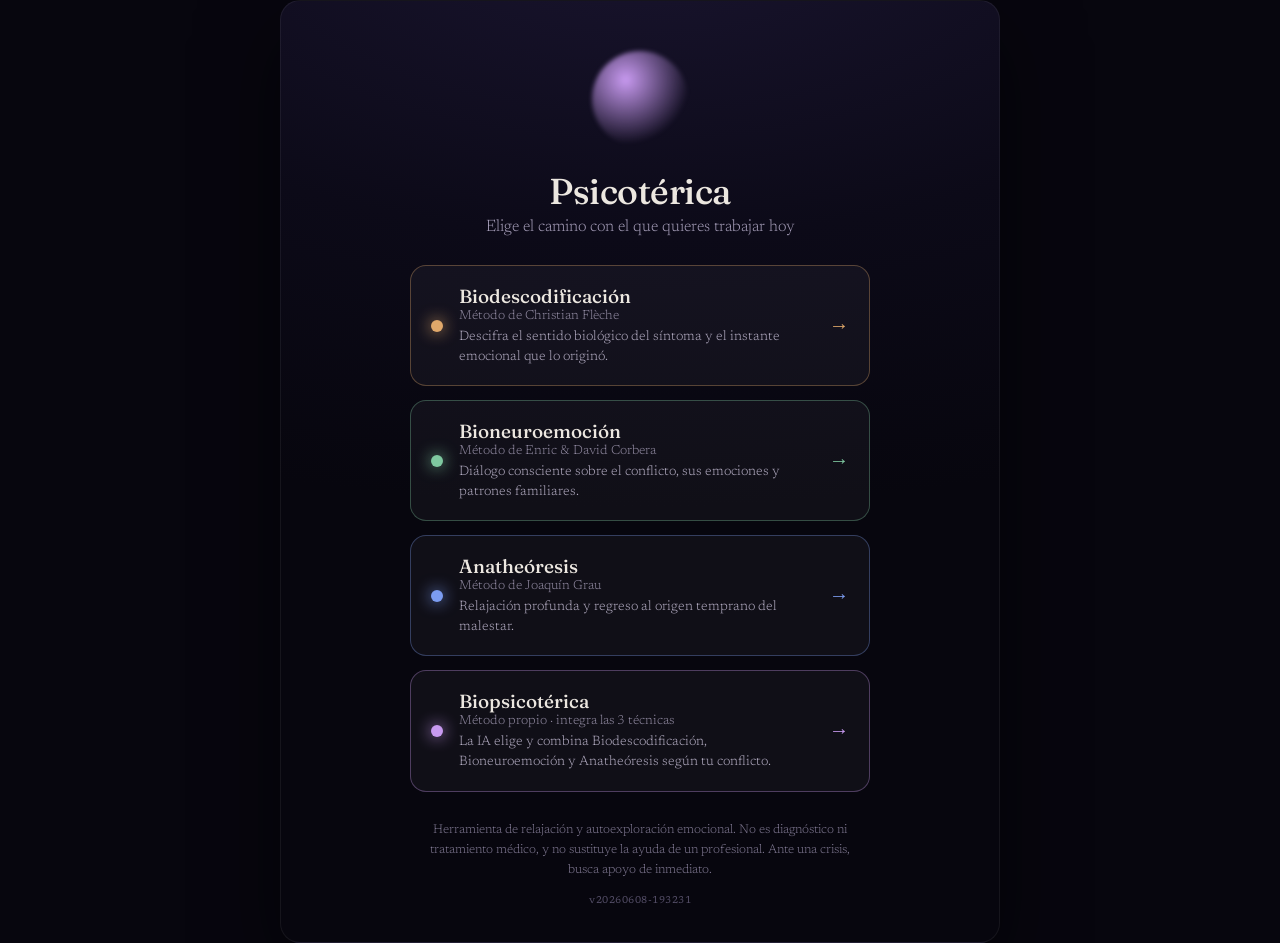
<file: index.html>
<!doctype html>
<html lang="es">
  <head>
    <meta charset="UTF-8" />
    <link rel="icon" type="image/svg+xml" href="./favicon.svg" />
    <link rel="apple-touch-icon" href="./apple-touch-icon.png" />
    <meta
      name="viewport"
      content="width=device-width, initial-scale=1.0, maximum-scale=1.0, viewport-fit=cover"
    />
    <meta name="theme-color" content="#0c0a18" />
    <meta name="apple-mobile-web-app-capable" content="yes" />
    <meta name="apple-mobile-web-app-status-bar-style" content="black-translucent" />
    <title>Psicotérica</title>
    <script type="module" crossorigin src="./assets/index-D0c4GA8R.js"></script>
    <link rel="stylesheet" crossorigin href="./assets/index-BHxHA98J.css">
  <link rel="manifest" href="./manifest.webmanifest"><script id="vite-plugin-pwa:register-sw" src="./registerSW.js"></script></head>
  <body>
    <div id="root"></div>
  </body>
</html>
</file>
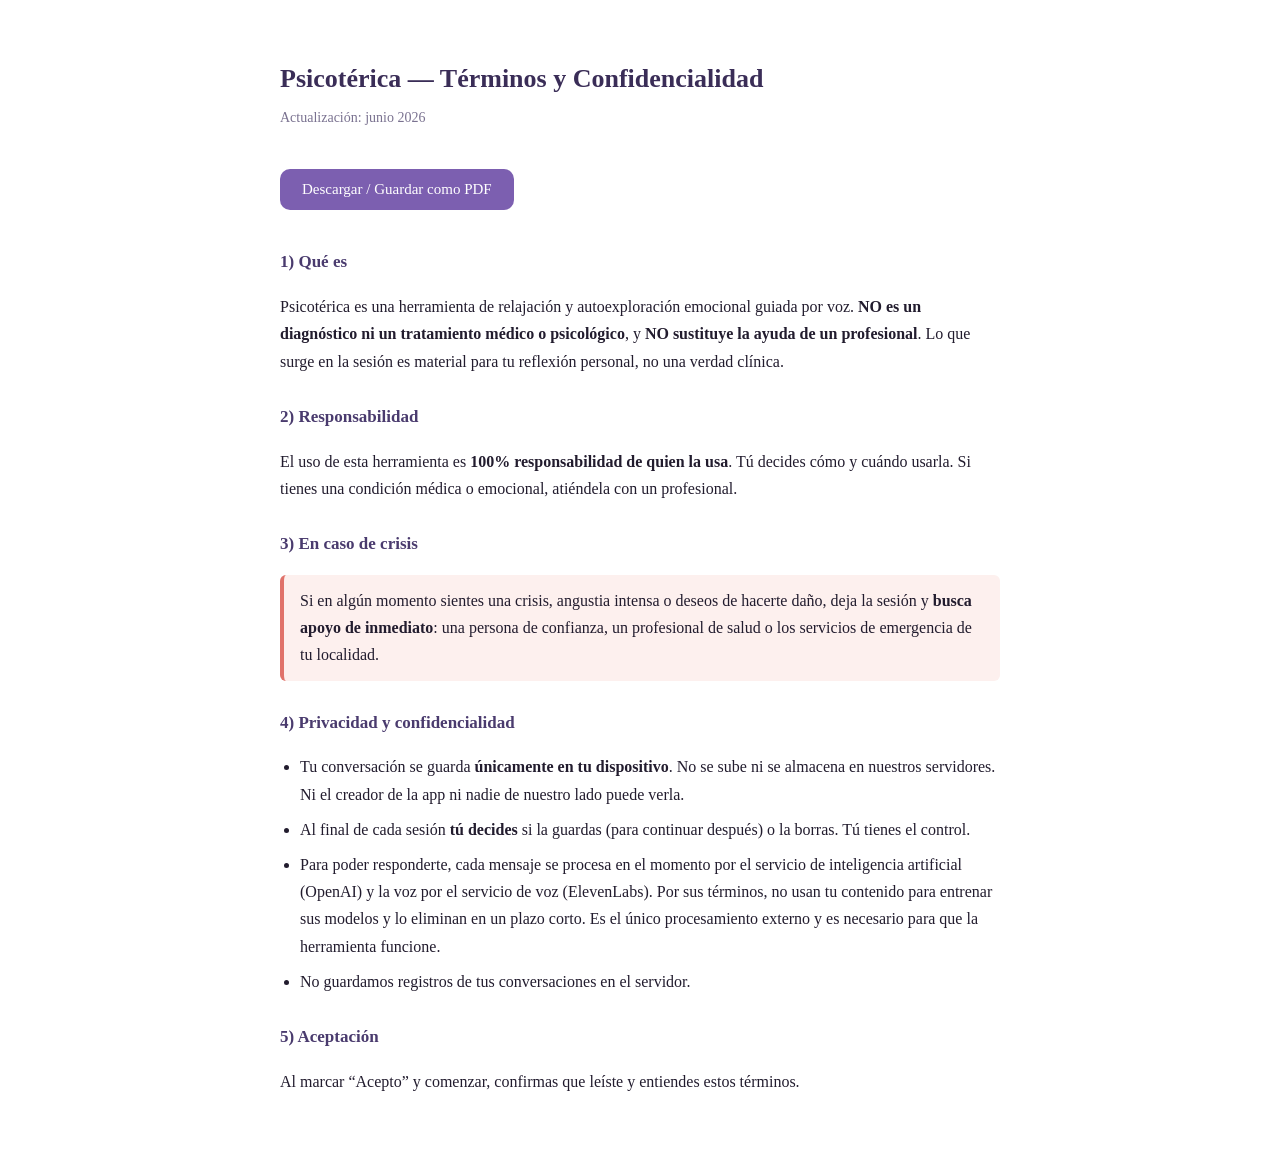
<file: terminos.html>
<!doctype html>
<html lang="es">
<head>
  <meta charset="UTF-8" />
  <meta name="viewport" content="width=device-width, initial-scale=1.0" />
  <title>Psicotérica — Términos y Confidencialidad</title>
  <style>
    body { font-family: Georgia, "Times New Roman", serif; max-width: 720px; margin: 0 auto;
      padding: 40px 22px 60px; color: #221c2e; line-height: 1.7; background: #fff; }
    h1 { font-size: 26px; color: #3a2d57; margin-bottom: 4px; }
    .sub { color: #7a7290; font-size: 14px; margin-top: 0; }
    h2 { font-size: 17px; color: #4a3b6e; margin-top: 28px; }
    ul { padding-left: 20px; }
    li { margin-bottom: 8px; }
    .crisis { background: #fdf0ee; border-left: 4px solid #e0726a; padding: 12px 16px; border-radius: 6px; }
    .btn { display: inline-block; margin: 26px 0 10px; padding: 12px 22px; background: #7c5fb0; color: #fff;
      border: none; border-radius: 10px; font-size: 15px; cursor: pointer; font-family: inherit; }
    @media print { .btn { display: none; } body { padding: 0; } }
  </style>
</head>
<body>
  <h1>Psicotérica — Términos y Confidencialidad</h1>
  <p class="sub">Actualización: junio 2026</p>

  <button class="btn" onclick="window.print()">Descargar / Guardar como PDF</button>

  <h2>1) Qué es</h2>
  <p>Psicotérica es una herramienta de relajación y autoexploración emocional guiada por voz.
  <strong>NO es un diagnóstico ni un tratamiento médico o psicológico</strong>, y <strong>NO sustituye
  la ayuda de un profesional</strong>. Lo que surge en la sesión es material para tu reflexión personal,
  no una verdad clínica.</p>

  <h2>2) Responsabilidad</h2>
  <p>El uso de esta herramienta es <strong>100% responsabilidad de quien la usa</strong>. Tú decides
  cómo y cuándo usarla. Si tienes una condición médica o emocional, atiéndela con un profesional.</p>

  <h2>3) En caso de crisis</h2>
  <p class="crisis">Si en algún momento sientes una crisis, angustia intensa o deseos de hacerte daño,
  deja la sesión y <strong>busca apoyo de inmediato</strong>: una persona de confianza, un profesional
  de salud o los servicios de emergencia de tu localidad.</p>

  <h2>4) Privacidad y confidencialidad</h2>
  <ul>
    <li>Tu conversación se guarda <strong>únicamente en tu dispositivo</strong>. No se sube ni se
    almacena en nuestros servidores. Ni el creador de la app ni nadie de nuestro lado puede verla.</li>
    <li>Al final de cada sesión <strong>tú decides</strong> si la guardas (para continuar después) o la
    borras. Tú tienes el control.</li>
    <li>Para poder responderte, cada mensaje se procesa en el momento por el servicio de inteligencia
    artificial (OpenAI) y la voz por el servicio de voz (ElevenLabs). Por sus términos, no usan tu
    contenido para entrenar sus modelos y lo eliminan en un plazo corto. Es el único procesamiento
    externo y es necesario para que la herramienta funcione.</li>
    <li>No guardamos registros de tus conversaciones en el servidor.</li>
  </ul>

  <h2>5) Aceptación</h2>
  <p>Al marcar “Acepto” y comenzar, confirmas que leíste y entiendes estos términos.</p>
</body>
</html>
</file>
<file: assets/index-BHxHA98J.css>
*{box-sizing:border-box}html,body{margin:0;padding:0;min-height:100%;background:#07060e}body{display:flex;align-items:center;justify-content:center;min-height:100vh;min-height:100dvh;padding:env(safe-area-inset-top) env(safe-area-inset-right) env(safe-area-inset-bottom) env(safe-area-inset-left);-webkit-tap-highlight-color:transparent}#root{width:100%}@media (max-width: 760px){body{padding:0}}
</file>
